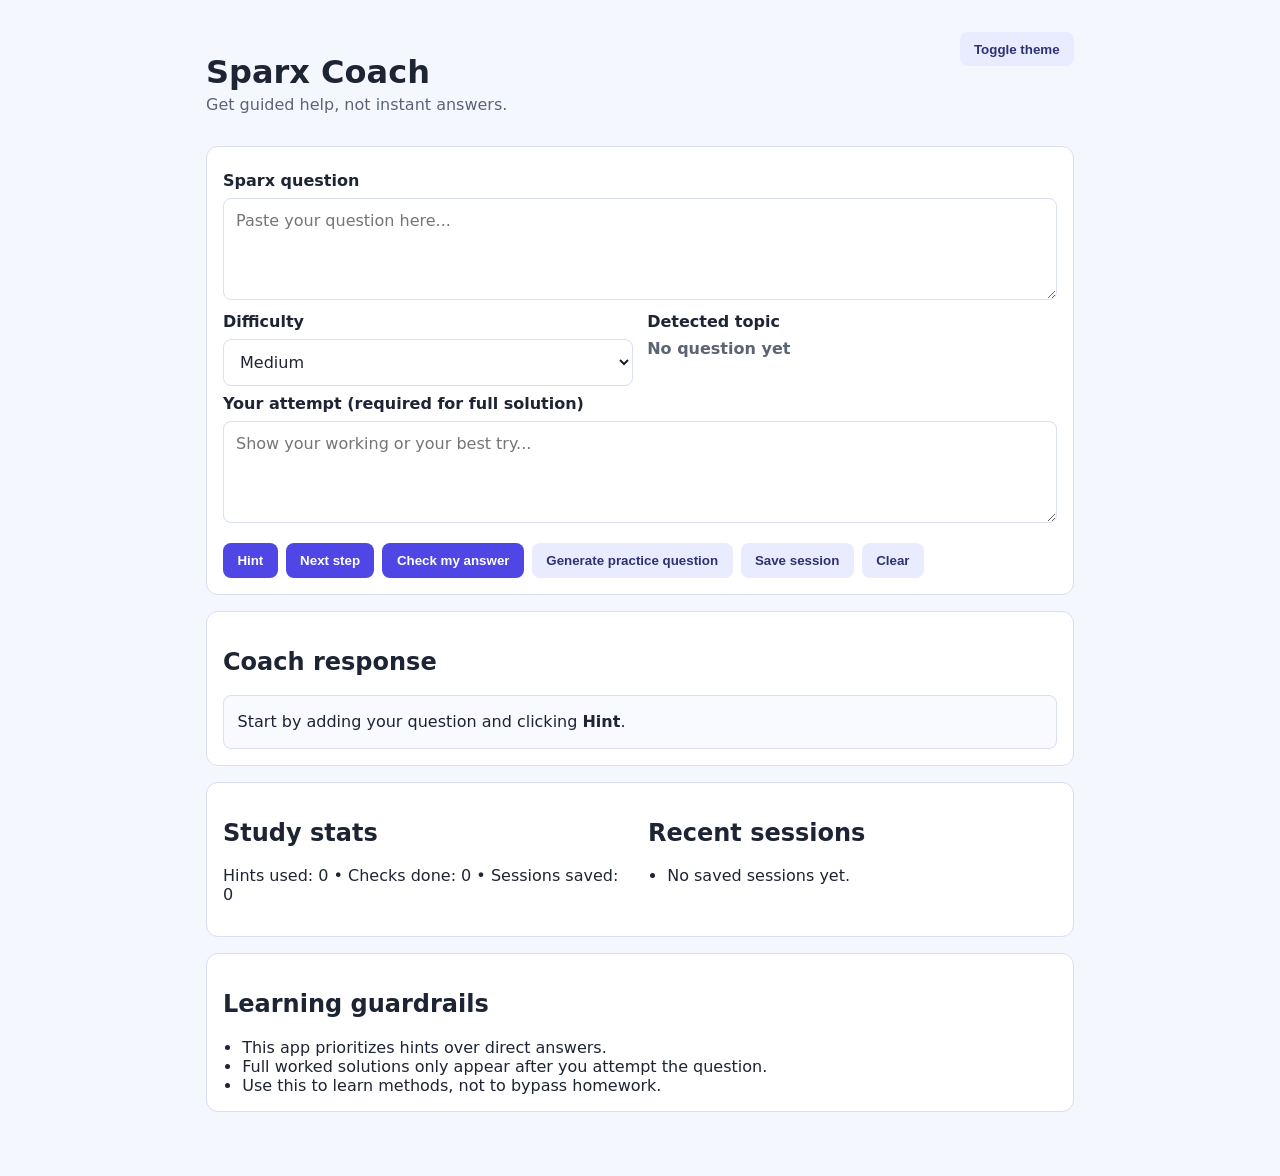
<file: index.html>
<!doctype html>
<html lang="en">
  <head>
    <meta charset="UTF-8" />
    <meta name="viewport" content="width=device-width, initial-scale=1.0" />
    <title>Sparx Coach</title>
    <link rel="stylesheet" href="styles.css" />
  </head>
  <body>
    <main class="app">
      <header class="topbar">
        <div>
          <h1>Sparx Coach</h1>
          <p class="subtitle">Get guided help, not instant answers.</p>
        </div>
        <button id="themeBtn" class="secondary">Toggle theme</button>
      </header>

      <section class="panel">
        <label for="question">Sparx question</label>
        <textarea id="question" rows="4" placeholder="Paste your question here..."></textarea>

        <div class="meta-row">
          <div>
            <label for="difficulty">Difficulty</label>
            <select id="difficulty">
              <option value="easy">Easy</option>
              <option value="medium" selected>Medium</option>
              <option value="hard">Hard</option>
            </select>
          </div>
          <div>
            <label>Detected topic</label>
            <p id="topic" class="topic">No question yet</p>
          </div>
        </div>

        <label for="attempt">Your attempt (required for full solution)</label>
        <textarea id="attempt" rows="4" placeholder="Show your working or your best try..."></textarea>

        <div class="actions">
          <button id="hintBtn">Hint</button>
          <button id="nextStepBtn">Next step</button>
          <button id="checkBtn">Check my answer</button>
          <button id="practiceBtn" class="secondary">Generate practice question</button>
          <button id="saveBtn" class="secondary">Save session</button>
          <button id="clearBtn" class="secondary">Clear</button>
        </div>
      </section>

      <section class="panel output-panel">
        <h2>Coach response</h2>
        <div id="output" class="output">Start by adding your question and clicking <strong>Hint</strong>.</div>
      </section>

      <section class="panel stats-grid">
        <div>
          <h2>Study stats</h2>
          <p id="stats">Hints used: 0 • Checks done: 0 • Sessions saved: 0</p>
        </div>
        <div>
          <h2>Recent sessions</h2>
          <ul id="history" class="history-list">
            <li>No saved sessions yet.</li>
          </ul>
        </div>
      </section>

      <section class="panel">
        <h2>Learning guardrails</h2>
        <ul>
          <li>This app prioritizes hints over direct answers.</li>
          <li>Full worked solutions only appear after you attempt the question.</li>
          <li>Use this to learn methods, not to bypass homework.</li>
        </ul>
      </section>
    </main>

    <script src="script.js"></script>
  </body>
</html>
</file>
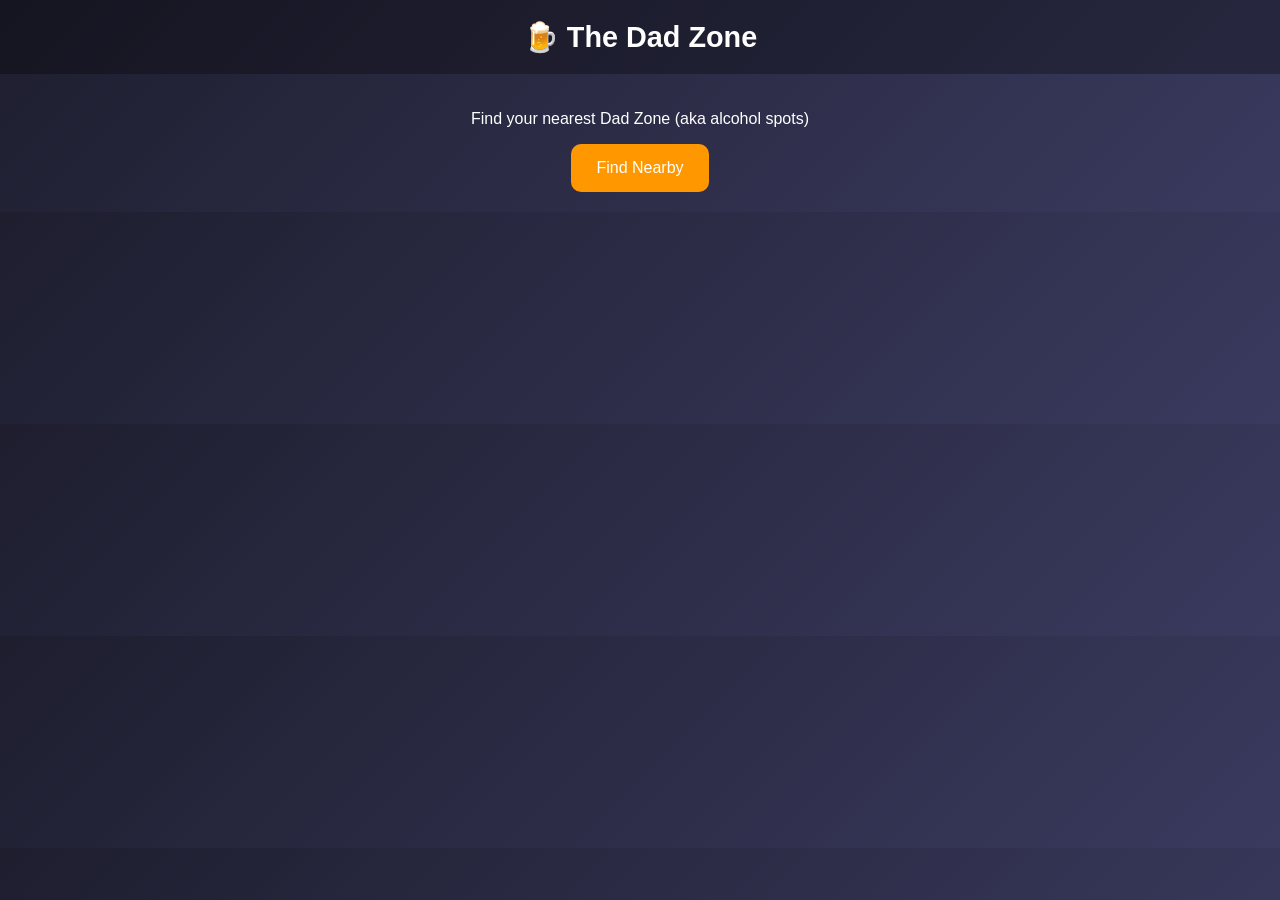
<file: preview.html>
<!DOCTYPE html>
<html lang="en">
<head>
<meta charset="UTF-8">
<meta name="viewport" content="width=device-width, initial-scale=1.0">
<title>The Dad Zone 🍺</title>

<style>
    body {
        margin: 0;
        font-family: Arial, sans-serif;
        background: linear-gradient(135deg, #1e1e2f, #3a3a5f);
        color: white;
        text-align: center;
    }

    header {
        padding: 20px;
        font-size: 1.8em;
        font-weight: bold;
        background: rgba(0,0,0,0.3);
    }

    .container {
        padding: 20px;
    }

    button {
        background: #ff9800;
        border: none;
        padding: 15px 25px;
        font-size: 1em;
        border-radius: 10px;
        cursor: pointer;
        color: white;
        transition: 0.3s;
    }

    button:hover {
        background: #e68900;
    }

    .card {
        background: rgba(255,255,255,0.1);
        padding: 15px;
        margin: 10px auto;
        border-radius: 15px;
        max-width: 400px;
        text-align: left;
        backdrop-filter: blur(10px);
    }

    .title {
        font-weight: bold;
        font-size: 1.2em;
    }

    .distance {
        font-size: 0.9em;
        color: #ccc;
    }
</style>
</head>

<body>

<header>🍺 The Dad Zone</header>

<div class="container">
    <p>Find your nearest Dad Zone (aka alcohol spots)</p>
    <button onclick="findPlaces()">Find Nearby</button>

    <div id="results"></div>
</div>

<script>
function findPlaces() {
    const results = document.getElementById("results");
    results.innerHTML = "Getting your location...";

    if (!navigator.geolocation) {
        results.innerHTML = "Geolocation not supported.";
        return;
    }

    navigator.geolocation.getCurrentPosition(async (position) => {
        const lat = position.coords.latitude;
        const lon = position.coords.longitude;

        results.innerHTML = "Searching for Dad Zones...";

        // Overpass API query for pubs, bars, alcohol shops
        const query = `
        [out:json];
        (
          node["amenity"="pub"](around:1500,${lat},${lon});
          node["amenity"="bar"](around:1500,${lat},${lon});
          node["shop"="alcohol"](around:1500,${lat},${lon});
        );
        out;
        `;

        const response = await fetch("https://overpass-api.de/api/interpreter", {
            method: "POST",
            body: query
        });

        const data = await response.json();

        if (data.elements.length === 0) {
            results.innerHTML = "No Dad Zones nearby 😢";
            return;
        }

        results.innerHTML = "";

        data.elements.slice(0, 10).forEach(place => {
            const name = place.tags.name || "Unnamed Dad Zone";

            const div = document.createElement("div");
            div.className = "card";

            div.innerHTML = `
                <div class="title">🍺 ${name}</div>
                <div class="distance">Somewhere nearby...</div>
            `;

            results.appendChild(div);
        });

    }, () => {
        results.innerHTML = "Location permission denied.";
    });
}
</script>

</body>
</html>
</file>
<file: styles.css>
:root {
  color-scheme: light;
  --bg: #f5f7ff;
  --surface: #ffffff;
  --text: #1d2433;
  --muted: #5b6475;
  --primary: #4f46e5;
  --secondary: #e9ecff;
  --secondary-text: #2d3370;
  --border: #d9def0;
}

* {
  box-sizing: border-box;
}

body {
  margin: 0;
  font-family: Inter, system-ui, -apple-system, Segoe UI, Roboto, sans-serif;
  background: var(--bg);
  color: var(--text);
}

body.dark {
  --bg: #0f1220;
  --surface: #171a2c;
  --text: #ecedff;
  --muted: #abb0d9;
  --primary: #7f78ff;
  --secondary: #262b47;
  --secondary-text: #d8dbff;
  --border: #2f3558;
}

.app {
  max-width: 900px;
  margin: 2rem auto;
  padding: 0 1rem 2rem;
}

.topbar {
  display: flex;
  justify-content: space-between;
  align-items: flex-start;
  gap: 1rem;
}

h1 {
  margin-bottom: 0.25rem;
}

.subtitle {
  margin-top: 0;
  color: var(--muted);
}

.panel {
  background: var(--surface);
  border: 1px solid var(--border);
  border-radius: 12px;
  padding: 1rem;
  margin-top: 1rem;
}

label {
  display: block;
  font-weight: 600;
  margin: 0.5rem 0;
}

textarea,
select {
  width: 100%;
  border: 1px solid var(--border);
  background: var(--surface);
  color: var(--text);
  border-radius: 8px;
  padding: 0.75rem;
  font: inherit;
}

.meta-row {
  display: grid;
  grid-template-columns: 1fr 1fr;
  gap: 0.9rem;
}

.topic {
  margin: 0;
  font-weight: 600;
  color: var(--muted);
}

.actions {
  display: flex;
  gap: 0.5rem;
  margin-top: 1rem;
  flex-wrap: wrap;
}

button {
  border: none;
  border-radius: 8px;
  background: var(--primary);
  color: white;
  padding: 0.6rem 0.9rem;
  font-weight: 600;
  cursor: pointer;
}

button.secondary {
  background: var(--secondary);
  color: var(--secondary-text);
}

button:hover {
  filter: brightness(1.06);
}

.output {
  background: #f8faff;
  border: 1px solid var(--border);
  border-radius: 8px;
  padding: 0.85rem;
  line-height: 1.5;
  white-space: pre-wrap;
}

body.dark .output {
  background: #11152b;
}

.stats-grid {
  display: grid;
  grid-template-columns: 1fr 1fr;
  gap: 1rem;
}

.history-list {
  margin: 0.5rem 0 0;
  padding-left: 1.2rem;
}

ul {
  margin: 0.5rem 0 0;
  padding-left: 1.2rem;
}

@media (max-width: 700px) {
  .meta-row,
  .stats-grid {
    grid-template-columns: 1fr;
  }

  .topbar {
    flex-direction: column;
  }
}
</file>
